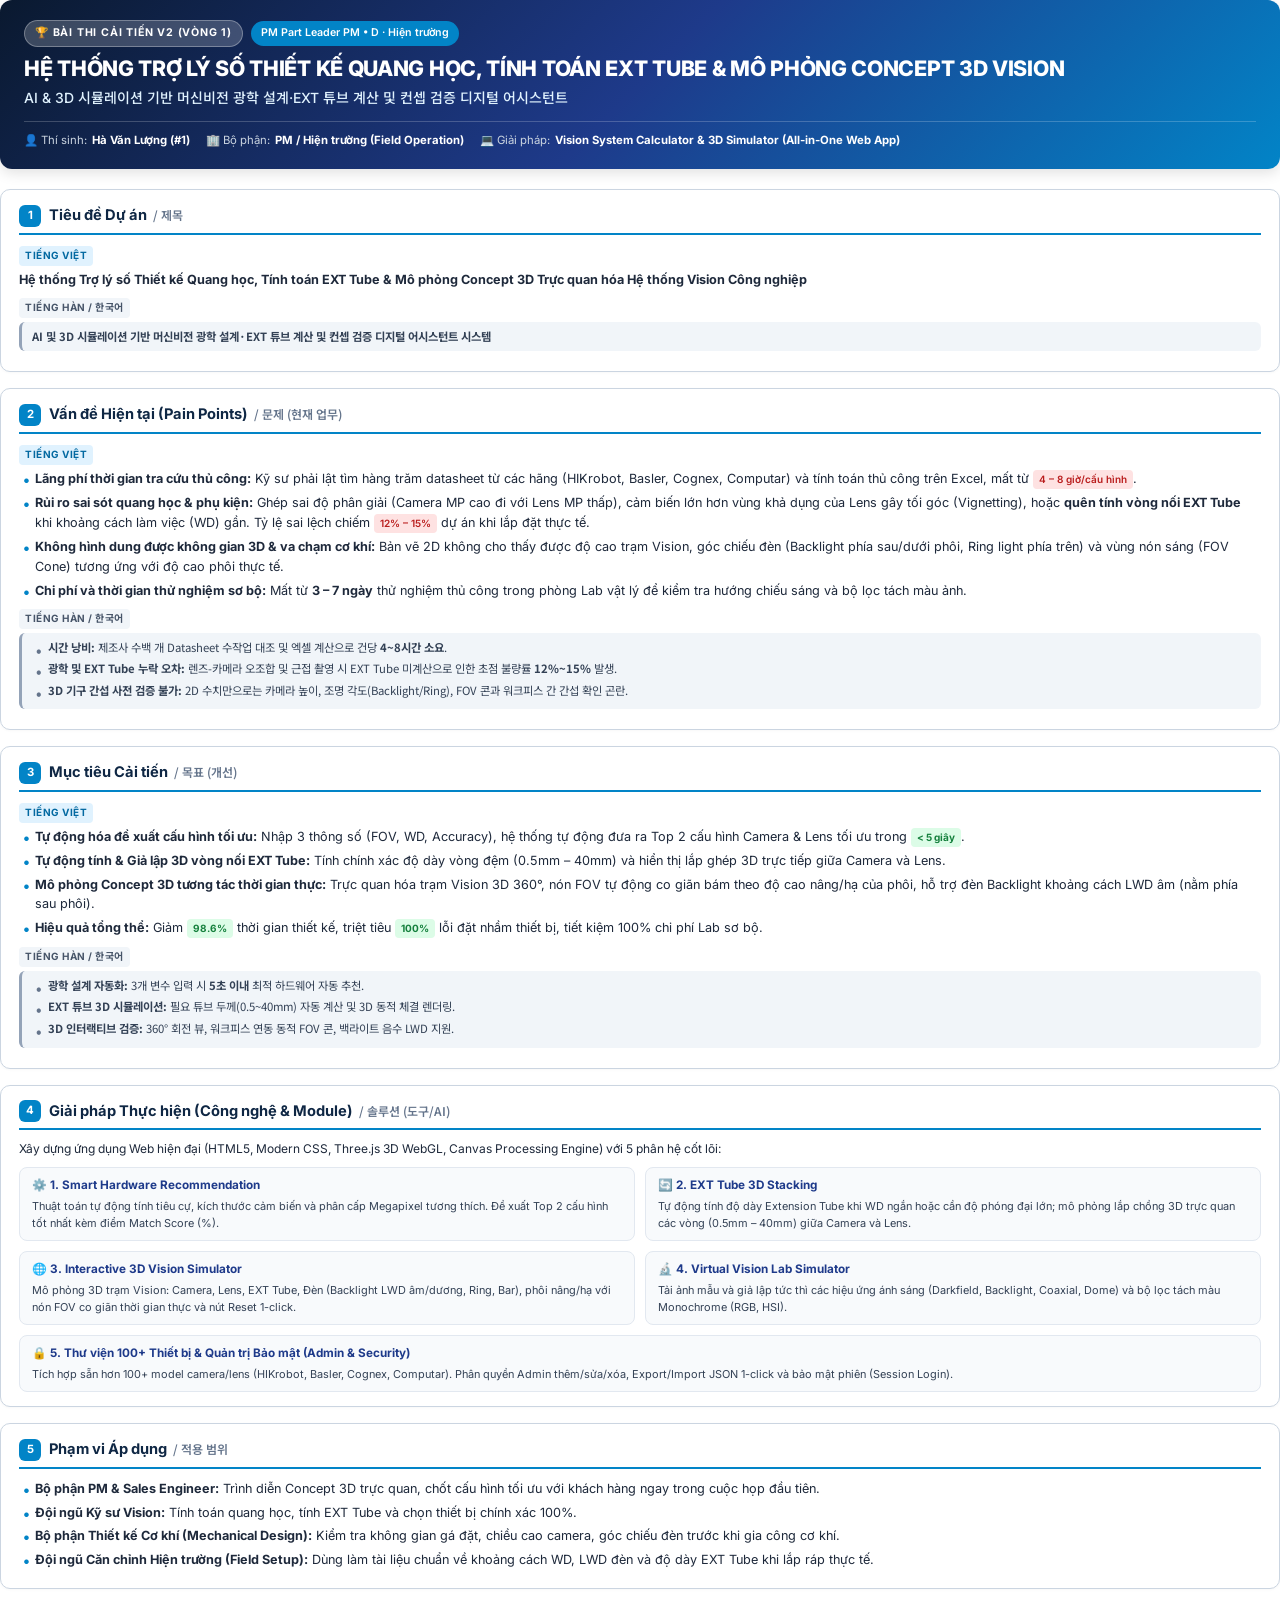
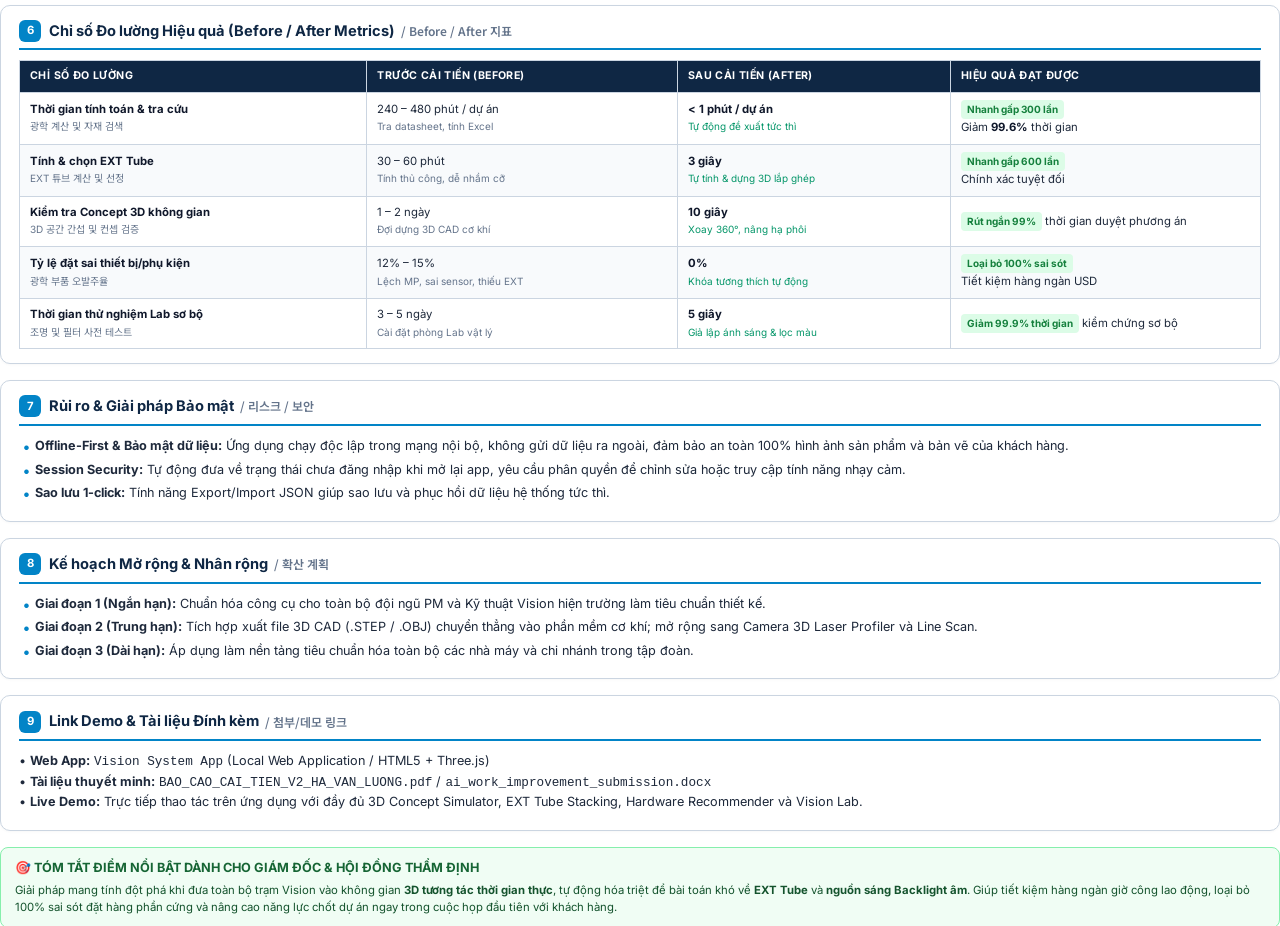
<file: BAO_CAO_CAI_TIEN_V2_HA_VAN_LUONG.html>
<!DOCTYPE html>
<html lang="vi">
<head>
    <meta charset="UTF-8">
    <meta name="viewport" content="width=device-width, initial-scale=1.0">
    <title>Báo cáo Cải tiến V2 — Hà Văn Lượng (#1)</title>
    <!-- Google Fonts for Vietnamese & Korean -->
    <link rel="preconnect" href="https://fonts.googleapis.com">
    <link rel="preconnect" href="https://fonts.gstatic.com" crossorigin>
    <link href="https://fonts.googleapis.com/css2?family=Inter:wght@300;400;500;600;700;800&family=Noto+Sans+KR:wght@300;400;500;700;800&family=JetBrains+Mono:wght@400;600&display=swap" rel="stylesheet">
    <style>
        @page {
            size: A4;
            margin: 14mm 15mm 14mm 15mm;
            @bottom-right {
                content: counter(page) " / " counter(pages);
                font-family: 'Inter', sans-serif;
                font-size: 8pt;
                color: #94a3b8;
            }
        }

        :root {
            --primary: #0f2744;
            --primary-light: #1e3a8a;
            --accent: #0284c7;
            --accent-light: #e0f2fe;
            --success: #059669;
            --success-light: #ecfdf5;
            --warning: #d97706;
            --warning-light: #fffbeb;
            --danger: #dc2626;
            --text-main: #1e293b;
            --text-muted: #64748b;
            --border: #cbd5e1;
            --bg-card: #f8fafc;
            --bg-korean: #f1f5f9;
        }

        * {
            box-sizing: border-box;
            margin: 0;
            padding: 0;
            -webkit-print-color-adjust: exact !important;
            print-color-adjust: exact !important;
        }

        body {
            font-family: 'Inter', 'Noto Sans KR', 'Segoe UI', sans-serif;
            color: var(--text-main);
            background: #ffffff;
            line-height: 1.55;
            font-size: 9.5pt;
        }

        .document-wrapper {
            max-width: 100%;
            margin: 0 auto;
        }

        /* HEADER BANNER */
        .header-banner {
            background: linear-gradient(135deg, #0a192f 0%, #1e3a8a 50%, #0284c7 100%);
            color: #ffffff;
            padding: 20px 24px;
            border-radius: 12px;
            margin-bottom: 20px;
            box-shadow: 0 4px 14px rgba(0, 0, 0, 0.12);
        }

        .badge-row {
            display: flex;
            align-items: center;
            gap: 8px;
            margin-bottom: 8px;
        }

        .contest-badge {
            background: rgba(255, 255, 255, 0.2);
            backdrop-filter: blur(8px);
            padding: 4px 10px;
            border-radius: 20px;
            font-size: 8pt;
            font-weight: 700;
            text-transform: uppercase;
            letter-spacing: 0.8px;
            border: 1px solid rgba(255, 255, 255, 0.3);
        }

        .field-badge {
            background: #0284c7;
            padding: 4px 10px;
            border-radius: 20px;
            font-size: 8pt;
            font-weight: 600;
        }

        .header-title {
            font-size: 16pt;
            font-weight: 800;
            line-height: 1.25;
            margin-bottom: 6px;
            letter-spacing: -0.3px;
        }

        .header-subtitle {
            font-size: 10.5pt;
            font-weight: 500;
            color: #e0f2fe;
            margin-bottom: 12px;
        }

        .author-meta {
            display: flex;
            flex-wrap: wrap;
            gap: 16px;
            padding-top: 10px;
            border-top: 1px solid rgba(255, 255, 255, 0.2);
            font-size: 8.5pt;
            color: #cbd5e1;
        }

        .author-meta span {
            display: flex;
            align-items: center;
            gap: 5px;
        }

        .author-meta strong {
            color: #ffffff;
        }

        /* SECTION CARDS */
        .section-card {
            background: #ffffff;
            border: 1px solid var(--border);
            border-radius: 10px;
            padding: 14px 18px;
            margin-bottom: 16px;
            page-break-inside: avoid;
            box-shadow: 0 1px 3px rgba(0,0,0,0.03);
        }

        .section-header {
            display: flex;
            align-items: center;
            justify-content: space-between;
            border-bottom: 2px solid var(--accent);
            padding-bottom: 6px;
            margin-bottom: 10px;
        }

        .section-number {
            display: inline-flex;
            align-items: center;
            justify-content: center;
            width: 22px;
            height: 22px;
            background: var(--accent);
            color: #ffffff;
            font-size: 8.5pt;
            font-weight: 700;
            border-radius: 6px;
            margin-right: 8px;
        }

        .section-title {
            font-size: 11pt;
            font-weight: 700;
            color: var(--primary);
            display: flex;
            align-items: center;
        }

        .section-title .kr-label {
            font-family: 'Noto Sans KR', sans-serif;
            color: var(--text-muted);
            font-size: 9pt;
            font-weight: 600;
            margin-left: 6px;
        }

        /* BILINGUAL BLOCKS */
        .content-block {
            margin-bottom: 8px;
        }

        .content-block:last-child {
            margin-bottom: 0;
        }

        .lang-group {
            margin-bottom: 8px;
        }

        .lang-group:last-child {
            margin-bottom: 0;
        }

        .lang-label {
            display: inline-block;
            font-size: 7.5pt;
            font-weight: 700;
            text-transform: uppercase;
            letter-spacing: 0.5px;
            padding: 2px 6px;
            border-radius: 4px;
            margin-bottom: 4px;
        }

        .lang-label.vi {
            background: #e0f2fe;
            color: #0369a1;
        }

        .lang-label.kr {
            background: #f1f5f9;
            color: #475569;
        }

        .text-vi {
            color: var(--text-main);
            font-size: 9.5pt;
            margin-bottom: 4px;
        }

        .text-kr {
            font-family: 'Noto Sans KR', sans-serif;
            color: #334155;
            background: var(--bg-korean);
            padding: 6px 10px;
            border-radius: 6px;
            font-size: 8.5pt;
            border-left: 3px solid #94a3b8;
            margin-bottom: 6px;
        }

        ul {
            list-style: none;
            padding-left: 0;
        }

        li {
            position: relative;
            padding-left: 16px;
            margin-bottom: 4px;
        }

        li::before {
            content: "•";
            position: absolute;
            left: 4px;
            color: var(--accent);
            font-weight: bold;
            font-size: 11pt;
        }

        li.kr-item::before {
            color: #64748b;
        }

        /* GRID MODULES */
        .modules-grid {
            display: grid;
            grid-template-columns: repeat(2, 1fr);
            gap: 10px;
            margin-top: 8px;
        }

        .module-box {
            background: #f8fafc;
            border: 1px solid #e2e8f0;
            border-radius: 8px;
            padding: 8px 12px;
        }

        .module-box.full-width {
            grid-column: span 2;
        }

        .module-box h4 {
            font-size: 8.8pt;
            font-weight: 700;
            color: var(--primary-light);
            margin-bottom: 4px;
            display: flex;
            align-items: center;
            gap: 6px;
        }

        .module-box p, .module-box li {
            font-size: 8.2pt;
            color: #334155;
        }

        /* KPI TABLE */
        .kpi-table {
            width: 100%;
            border-collapse: collapse;
            margin-top: 6px;
            font-size: 8.5pt;
        }

        .kpi-table th, .kpi-table td {
            padding: 7px 10px;
            border: 1px solid #cbd5e1;
            text-align: left;
        }

        .kpi-table th {
            background: #0f2744;
            color: #ffffff;
            font-weight: 700;
            font-size: 8pt;
            text-transform: uppercase;
            letter-spacing: 0.4px;
        }

        .kpi-table tr:nth-child(even) {
            background: #f8fafc;
        }

        .kpi-table td strong {
            color: #0f172a;
        }

        .metric-badge-good {
            display: inline-block;
            background: #dcfce7;
            color: #15803d;
            font-weight: 700;
            padding: 2px 6px;
            border-radius: 4px;
            font-size: 7.5pt;
        }

        .metric-badge-bad {
            display: inline-block;
            background: #fee2e2;
            color: #b91c1c;
            font-weight: 600;
            padding: 2px 6px;
            border-radius: 4px;
            font-size: 7.5pt;
        }

        .highlight-text {
            font-weight: 700;
            color: var(--accent);
        }

        /* FOOTER SUMMARY */
        .footer-summary {
            background: #f0fdf4;
            border: 1px solid #86efac;
            border-radius: 8px;
            padding: 10px 14px;
            margin-top: 14px;
            page-break-inside: avoid;
        }

        .footer-summary h4 {
            color: #166534;
            font-size: 9.5pt;
            font-weight: 700;
            margin-bottom: 4px;
        }

        .footer-summary p {
            color: #14532d;
            font-size: 8.5pt;
        }

        .page-break {
            page-break-before: always;
        }
    </style>
</head>
<body>

<div class="document-wrapper">

    <!-- HEADER BANNER -->
    <div class="header-banner">
        <div class="badge-row">
            <span class="contest-badge">🏆 BÀI THI CẢI TIẾN V2 (VÒNG 1)</span>
            <span class="field-badge">PM Part Leader PM • D · Hiện trường</span>
        </div>
        <h1 class="header-title">HỆ THỐNG TRỢ LÝ SỐ THIẾT KẾ QUANG HỌC, TÍNH TOÁN EXT TUBE & MÔ PHỎNG CONCEPT 3D VISION</h1>
        <div class="header-subtitle">AI & 3D 시뮬레이션 기반 머신비전 광학 설계·EXT 튜브 계산 및 컨셉 검증 디지털 어시스턴트</div>
        <div class="author-meta">
            <span>👤 Thí sinh: <strong>Hà Văn Lượng (#1)</strong></span>
            <span>🏢 Bộ phận: <strong>PM / Hiện trường (Field Operation)</strong></span>
            <span>💻 Giải pháp: <strong>Vision System Calculator & 3D Simulator (All-in-One Web App)</strong></span>
        </div>
    </div>

    <!-- MỤC 1: TIÊU ĐỀ -->
    <div class="section-card">
        <div class="section-header">
            <div class="section-title">
                <span class="section-number">1</span>
                <span>Tiêu đề Dự án</span>
                <span class="kr-label">/ 제목</span>
            </div>
        </div>
        <div class="content-block">
            <div class="lang-group">
                <span class="lang-label vi">Tiếng Việt</span>
                <div class="text-vi"><strong>Hệ thống Trợ lý số Thiết kế Quang học, Tính toán EXT Tube & Mô phỏng Concept 3D Trực quan hóa Hệ thống Vision Công nghiệp</strong></div>
            </div>
            <div class="lang-group">
                <span class="lang-label kr">Tiếng Hàn / 한국어</span>
                <div class="text-kr"><strong>AI 및 3D 시뮬레이션 기반 머신비전 광학 설계·EXT 튜브 계산 및 컨셉 검증 디지털 어시스턴트 시스템</strong></div>
            </div>
        </div>
    </div>

    <!-- MỤC 2: VẤN ĐỀ -->
    <div class="section-card">
        <div class="section-header">
            <div class="section-title">
                <span class="section-number">2</span>
                <span>Vấn đề Hiện tại (Pain Points)</span>
                <span class="kr-label">/ 문제 (현재 업무)</span>
            </div>
        </div>
        <div class="content-block">
            <div class="lang-group">
                <span class="lang-label vi">Tiếng Việt</span>
                <ul>
                    <li><strong>Lãng phí thời gian tra cứu thủ công:</strong> Kỹ sư phải lật tìm hàng trăm datasheet từ các hãng (HIKrobot, Basler, Cognex, Computar) và tính toán thủ công trên Excel, mất từ <strong class="metric-badge-bad">4 – 8 giờ/cấu hình</strong>.</li>
                    <li><strong>Rủi ro sai sót quang học & phụ kiện:</strong> Ghép sai độ phân giải (Camera MP cao đi với Lens MP thấp), cảm biến lớn hơn vùng khả dụng của Lens gây tối góc (Vignetting), hoặc <strong>quên tính vòng nối EXT Tube</strong> khi khoảng cách làm việc (WD) gần. Tỷ lệ sai lệch chiếm <strong class="metric-badge-bad">12% – 15%</strong> dự án khi lắp đặt thực tế.</li>
                    <li><strong>Không hình dung được không gian 3D & va chạm cơ khí:</strong> Bản vẽ 2D không cho thấy được độ cao trạm Vision, góc chiếu đèn (Backlight phía sau/dưới phôi, Ring light phía trên) và vùng nón sáng (FOV Cone) tương ứng với độ cao phôi thực tế.</li>
                    <li><strong>Chi phí và thời gian thử nghiệm sơ bộ:</strong> Mất từ <strong>3 – 7 ngày</strong> thử nghiệm thủ công trong phòng Lab vật lý để kiểm tra hướng chiếu sáng và bộ lọc tách màu ảnh.</li>
                </ul>
            </div>
            <div class="lang-group" style="margin-top: 6px;">
                <span class="lang-label kr">Tiếng Hàn / 한국어</span>
                <div class="text-kr">
                    <ul>
                        <li class="kr-item"><strong>시간 낭비:</strong> 제조사 수백 개 Datasheet 수작업 대조 및 엑셀 계산으로 건당 <strong>4~8시간 소요</strong>.</li>
                        <li class="kr-item"><strong>광학 및 EXT Tube 누락 오차:</strong> 렌즈-카메라 오조합 및 근접 촬영 시 EXT Tube 미계산으로 인한 초점 불량률 <strong>12%~15%</strong> 발생.</li>
                        <li class="kr-item"><strong>3D 기구 간섭 사전 검증 불가:</strong> 2D 수치만으로는 카메라 높이, 조명 각도(Backlight/Ring), FOV 콘과 워크피스 간 간섭 확인 곤란.</li>
                    </ul>
                </div>
            </div>
        </div>
    </div>

    <!-- MỤC 3: MỤC TIÊU -->
    <div class="section-card">
        <div class="section-header">
            <div class="section-title">
                <span class="section-number">3</span>
                <span>Mục tiêu Cải tiến</span>
                <span class="kr-label">/ 목표 (개선)</span>
            </div>
        </div>
        <div class="content-block">
            <div class="lang-group">
                <span class="lang-label vi">Tiếng Việt</span>
                <ul>
                    <li><strong>Tự động hóa đề xuất cấu hình tối ưu:</strong> Nhập 3 thông số (FOV, WD, Accuracy), hệ thống tự động đưa ra Top 2 cấu hình Camera & Lens tối ưu trong <strong class="metric-badge-good">&lt; 5 giây</strong>.</li>
                    <li><strong>Tự động tính & Giả lập 3D vòng nối EXT Tube:</strong> Tính chính xác độ dày vòng đệm (0.5mm – 40mm) và hiển thị lắp ghép 3D trực tiếp giữa Camera và Lens.</li>
                    <li><strong>Mô phỏng Concept 3D tương tác thời gian thực:</strong> Trực quan hóa trạm Vision 3D 360°, nón FOV tự động co giãn bám theo độ cao nâng/hạ của phôi, hỗ trợ đèn Backlight khoảng cách LWD âm (nằm phía sau phôi).</li>
                    <li><strong>Hiệu quả tổng thể:</strong> Giảm <strong class="metric-badge-good">98.6%</strong> thời gian thiết kế, triệt tiêu <strong class="metric-badge-good">100%</strong> lỗi đặt nhầm thiết bị, tiết kiệm 100% chi phí Lab sơ bộ.</li>
                </ul>
            </div>
            <div class="lang-group" style="margin-top: 6px;">
                <span class="lang-label kr">Tiếng Hàn / 한국어</span>
                <div class="text-kr">
                    <ul>
                        <li class="kr-item"><strong>광학 설계 자동화:</strong> 3개 변수 입력 시 <strong>5초 이내</strong> 최적 하드웨어 자동 추천.</li>
                        <li class="kr-item"><strong>EXT 튜브 3D 시뮬레이션:</strong> 필요 튜브 두께(0.5~40mm) 자동 계산 및 3D 동적 체결 렌더링.</li>
                        <li class="kr-item"><strong>3D 인터랙티브 검증:</strong> 360° 회전 뷰, 워크피스 연동 동적 FOV 콘, 백라이트 음수 LWD 지원.</li>
                    </ul>
                </div>
            </div>
        </div>
    </div>

    <div class="page-break"></div>

    <!-- MỤC 4: GIẢI PHÁP -->
    <div class="section-card">
        <div class="section-header">
            <div class="section-title">
                <span class="section-number">4</span>
                <span>Giải pháp Thực hiện (Công nghệ & Module)</span>
                <span class="kr-label">/ 솔루션 (도구/AI)</span>
            </div>
        </div>
        <div class="content-block">
            <p style="margin-bottom: 8px; font-size: 9pt;">Xây dựng ứng dụng Web hiện đại (HTML5, Modern CSS, Three.js 3D WebGL, Canvas Processing Engine) với 5 phân hệ cốt lõi:</p>
            <div class="modules-grid">
                <div class="module-box">
                    <h4>⚙️ 1. Smart Hardware Recommendation</h4>
                    <p>Thuật toán tự động tính tiêu cự, kích thước cảm biến và phân cấp Megapixel tương thích. Đề xuất Top 2 cấu hình tốt nhất kèm điểm Match Score (%).</p>
                </div>
                <div class="module-box">
                    <h4>🔄 2. EXT Tube 3D Stacking</h4>
                    <p>Tự động tính độ dày Extension Tube khi WD ngắn hoặc cần độ phóng đại lớn; mô phỏng lắp chồng 3D trực quan các vòng (0.5mm – 40mm) giữa Camera và Lens.</p>
                </div>
                <div class="module-box">
                    <h4>🌐 3. Interactive 3D Vision Simulator</h4>
                    <p>Mô phỏng 3D trạm Vision: Camera, Lens, EXT Tube, Đèn (Backlight LWD âm/dương, Ring, Bar), phôi nâng/hạ với nón FOV co giãn thời gian thực và nút Reset 1-click.</p>
                </div>
                <div class="module-box">
                    <h4>🔬 4. Virtual Vision Lab Simulator</h4>
                    <p>Tải ảnh mẫu và giả lập tức thì các hiệu ứng ánh sáng (Darkfield, Backlight, Coaxial, Dome) và bộ lọc tách màu Monochrome (RGB, HSI).</p>
                </div>
                <div class="module-box full-width">
                    <h4>🔒 5. Thư viện 100+ Thiết bị & Quản trị Bảo mật (Admin & Security)</h4>
                    <p>Tích hợp sẵn hơn 100+ model camera/lens (HIKrobot, Basler, Cognex, Computar). Phân quyền Admin thêm/sửa/xóa, Export/Import JSON 1-click và bảo mật phiên (Session Login).</p>
                </div>
            </div>
        </div>
    </div>

    <!-- MỤC 5: PHẠM VI ÁP DỤNG -->
    <div class="section-card">
        <div class="section-header">
            <div class="section-title">
                <span class="section-number">5</span>
                <span>Phạm vi Áp dụng</span>
                <span class="kr-label">/ 적용 범위</span>
            </div>
        </div>
        <div class="content-block">
            <ul>
                <li><strong>Bộ phận PM & Sales Engineer:</strong> Trình diễn Concept 3D trực quan, chốt cấu hình tối ưu với khách hàng ngay trong cuộc họp đầu tiên.</li>
                <li><strong>Đội ngũ Kỹ sư Vision:</strong> Tính toán quang học, tính EXT Tube và chọn thiết bị chính xác 100%.</li>
                <li><strong>Bộ phận Thiết kế Cơ khí (Mechanical Design):</strong> Kiểm tra không gian gá đặt, chiều cao camera, góc chiếu đèn trước khi gia công cơ khí.</li>
                <li><strong>Đội ngũ Căn chỉnh Hiện trường (Field Setup):</strong> Dùng làm tài liệu chuẩn về khoảng cách WD, LWD đèn và độ dày EXT Tube khi lắp ráp thực tế.</li>
            </ul>
        </div>
    </div>

    <!-- MỤC 6: BẢNG BEFORE / AFTER -->
    <div class="section-card">
        <div class="section-header">
            <div class="section-title">
                <span class="section-number">6</span>
                <span>Chỉ số Đo lường Hiệu quả (Before / After Metrics)</span>
                <span class="kr-label">/ Before / After 지표</span>
            </div>
        </div>
        <table class="kpi-table">
            <thead>
                <tr>
                    <th style="width: 28%;">Chỉ số Đo lường</th>
                    <th style="width: 25%;">Trước cải tiến (Before)</th>
                    <th style="width: 22%;">Sau cải tiến (After)</th>
                    <th style="width: 25%;">Hiệu quả Đạt được</th>
                </tr>
            </thead>
            <tbody>
                <tr>
                    <td><strong>Thời gian tính toán & tra cứu</strong><br><span style="font-size:7.5pt; color:#64748b;">광학 계산 및 자재 검색</span></td>
                    <td>240 – 480 phút / dự án<br><span style="font-size:7.5pt; color:#64748b;">Tra datasheet, tính Excel</span></td>
                    <td><strong>&lt; 1 phút / dự án</strong><br><span style="font-size:7.5pt; color:#059669;">Tự động đề xuất tức thì</span></td>
                    <td><span class="metric-badge-good">Nhanh gấp 300 lần</span><br>Giảm <strong>99.6%</strong> thời gian</td>
                </tr>
                <tr>
                    <td><strong>Tính & chọn EXT Tube</strong><br><span style="font-size:7.5pt; color:#64748b;">EXT 튜브 계산 및 선정</span></td>
                    <td>30 – 60 phút<br><span style="font-size:7.5pt; color:#64748b;">Tính thủ công, dễ nhầm cỡ</span></td>
                    <td><strong>3 giây</strong><br><span style="font-size:7.5pt; color:#059669;">Tự tính & dựng 3D lắp ghép</span></td>
                    <td><span class="metric-badge-good">Nhanh gấp 600 lần</span><br>Chính xác tuyệt đối</td>
                </tr>
                <tr>
                    <td><strong>Kiểm tra Concept 3D không gian</strong><br><span style="font-size:7.5pt; color:#64748b;">3D 공간 간섭 및 컨셉 검증</span></td>
                    <td>1 – 2 ngày<br><span style="font-size:7.5pt; color:#64748b;">Đợi dựng 3D CAD cơ khí</span></td>
                    <td><strong>10 giây</strong><br><span style="font-size:7.5pt; color:#059669;">Xoay 360°, nâng hạ phôi</span></td>
                    <td><span class="metric-badge-good">Rút ngắn 99%</span> thời gian duyệt phương án</td>
                </tr>
                <tr>
                    <td><strong>Tỷ lệ đặt sai thiết bị/phụ kiện</strong><br><span style="font-size:7.5pt; color:#64748b;">광학 부품 오발주율</span></td>
                    <td>12% – 15%<br><span style="font-size:7.5pt; color:#64748b;">Lệch MP, sai sensor, thiếu EXT</span></td>
                    <td><strong>0%</strong><br><span style="font-size:7.5pt; color:#059669;">Khóa tương thích tự động</span></td>
                    <td><span class="metric-badge-good">Loại bỏ 100% sai sót</span><br>Tiết kiệm hàng ngàn USD</td>
                </tr>
                <tr>
                    <td><strong>Thời gian thử nghiệm Lab sơ bộ</strong><br><span style="font-size:7.5pt; color:#64748b;">조명 및 필터 사전 테스트</span></td>
                    <td>3 – 5 ngày<br><span style="font-size:7.5pt; color:#64748b;">Cài đặt phòng Lab vật lý</span></td>
                    <td><strong>5 giây</strong><br><span style="font-size:7.5pt; color:#059669;">Giả lập ánh sáng & lọc màu</span></td>
                    <td><span class="metric-badge-good">Giảm 99.9% thời gian</span> kiểm chứng sơ bộ</td>
                </tr>
            </tbody>
        </table>
    </div>

    <!-- MỤC 7, 8, 9 -->
    <div class="section-card">
        <div class="section-header">
            <div class="section-title">
                <span class="section-number">7</span>
                <span>Rủi ro & Giải pháp Bảo mật</span>
                <span class="kr-label">/ 리스크 / 보안</span>
            </div>
        </div>
        <div class="content-block">
            <ul>
                <li><strong>Offline-First & Bảo mật dữ liệu:</strong> Ứng dụng chạy độc lập trong mạng nội bộ, không gửi dữ liệu ra ngoài, đảm bảo an toàn 100% hình ảnh sản phẩm và bản vẽ của khách hàng.</li>
                <li><strong>Session Security:</strong> Tự động đưa về trạng thái chưa đăng nhập khi mở lại app, yêu cầu phân quyền để chỉnh sửa hoặc truy cập tính năng nhạy cảm.</li>
                <li><strong>Sao lưu 1-click:</strong> Tính năng Export/Import JSON giúp sao lưu và phục hồi dữ liệu hệ thống tức thì.</li>
            </ul>
        </div>
    </div>

    <div class="section-card">
        <div class="section-header">
            <div class="section-title">
                <span class="section-number">8</span>
                <span>Kế hoạch Mở rộng & Nhân rộng</span>
                <span class="kr-label">/ 확산 계획</span>
            </div>
        </div>
        <div class="content-block">
            <ul>
                <li><strong>Giai đoạn 1 (Ngắn hạn):</strong> Chuẩn hóa công cụ cho toàn bộ đội ngũ PM và Kỹ thuật Vision hiện trường làm tiêu chuẩn thiết kế.</li>
                <li><strong>Giai đoạn 2 (Trung hạn):</strong> Tích hợp xuất file 3D CAD (.STEP / .OBJ) chuyển thẳng vào phần mềm cơ khí; mở rộng sang Camera 3D Laser Profiler và Line Scan.</li>
                <li><strong>Giai đoạn 3 (Dài hạn):</strong> Áp dụng làm nền tảng tiêu chuẩn hóa toàn bộ các nhà máy và chi nhánh trong tập đoàn.</li>
            </ul>
        </div>
    </div>

    <div class="section-card">
        <div class="section-header">
            <div class="section-title">
                <span class="section-number">9</span>
                <span>Link Demo & Tài liệu Đính kèm</span>
                <span class="kr-label">/ 첨부/데모 링크</span>
            </div>
        </div>
        <div class="content-block">
            <div class="text-vi">
                • <strong>Web App:</strong> <code>Vision System App</code> (Local Web Application / HTML5 + Three.js)<br>
                • <strong>Tài liệu thuyết minh:</strong> <code>BAO_CAO_CAI_TIEN_V2_HA_VAN_LUONG.pdf</code> / <code>ai_work_improvement_submission.docx</code><br>
                • <strong>Live Demo:</strong> Trực tiếp thao tác trên ứng dụng với đầy đủ 3D Concept Simulator, EXT Tube Stacking, Hardware Recommender và Vision Lab.
            </div>
        </div>
    </div>

    <!-- TÓM TẮT DÀNH CHO GIÁM ĐỐC -->
    <div class="footer-summary">
        <h4>🎯 TÓM TẮT ĐIỂM NỔI BẬT DÀNH CHO GIÁM ĐỐC & HỘI ĐỒNG THẨM ĐỊNH</h4>
        <p>Giải pháp mang tính đột phá khi đưa toàn bộ trạm Vision vào không gian <strong>3D tương tác thời gian thực</strong>, tự động hóa triệt để bài toán khó về <strong>EXT Tube</strong> và <strong>nguồn sáng Backlight âm</strong>. Giúp tiết kiệm hàng ngàn giờ công lao động, loại bỏ 100% sai sót đặt hàng phần cứng và nâng cao năng lực chốt dự án ngay trong cuộc họp đầu tiên với khách hàng.</p>
    </div>

</div>

</body>
</html>
</file>
